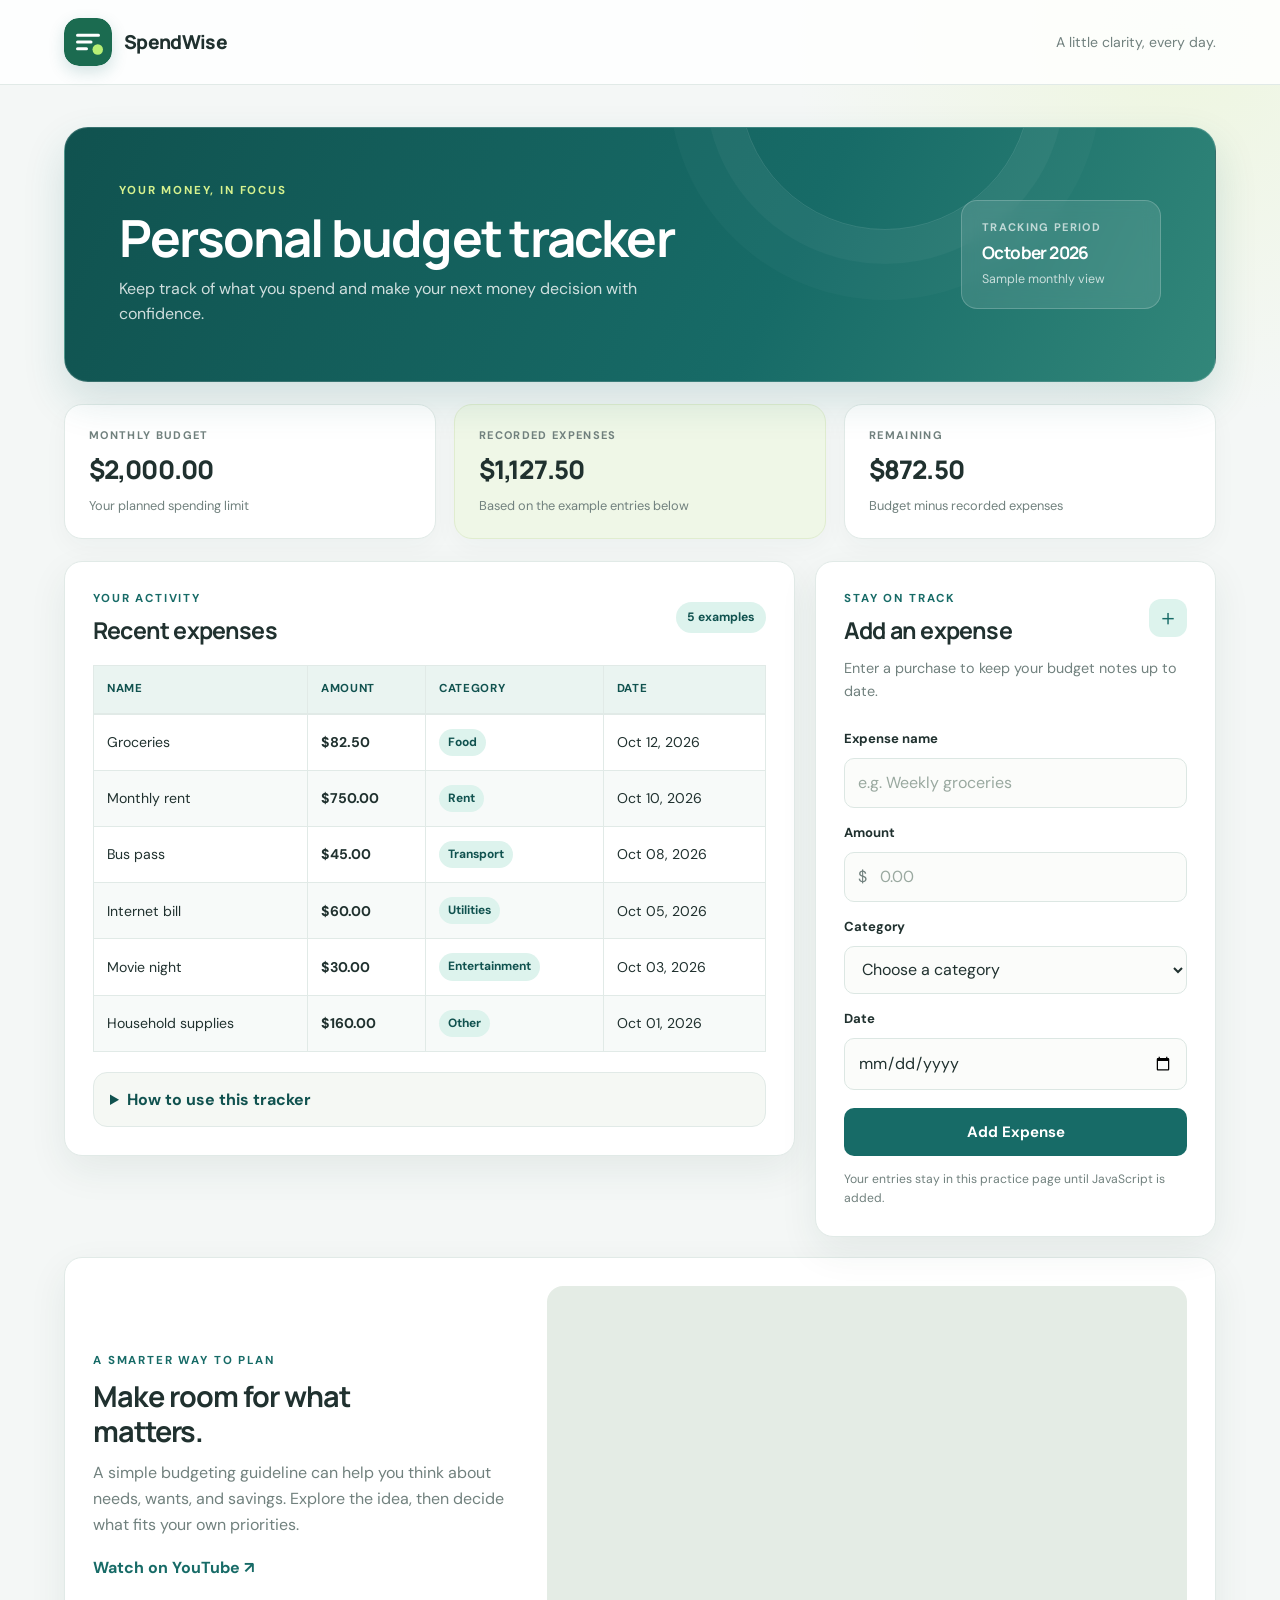
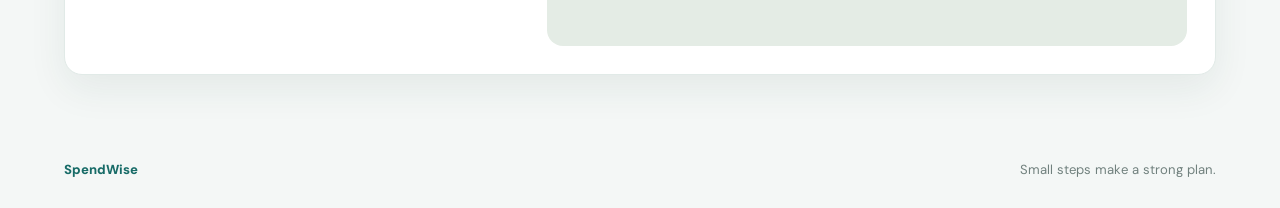
<file: index.html>
<!doctype html>
<html lang="en">
<head>
  <meta charset="utf-8">
  <meta name="viewport" content="width=device-width, initial-scale=1">
  <meta name="description" content="SpendWise helps you keep a clear record of everyday expenses.">
  <title>SpendWise — Personal Budget Tracker</title>
  <link rel="stylesheet" href="style.css">
</head>
<body>
  <header class="site-header">
    <a class="brand" href="#home" aria-label="SpendWise home">
      <img
        class="brand-icon"
        src="data:image/svg+xml,%3Csvg xmlns='http://www.w3.org/2000/svg' viewBox='0 0 64 64'%3E%3Crect width='64' height='64' rx='20' fill='%231b6b50'/%3E%3Cpath d='M18 23h28M18 32h18M18 41h12' stroke='white' stroke-width='4' stroke-linecap='round'/%3E%3Ccircle cx='45' cy='42' r='7' fill='%23b7ef75'/%3E%3C/svg%3E"
        alt="SpendWise ledger icon"
        width="48"
        height="48">
      <span>SpendWise</span>
    </a>
    <span class="header-note">A little clarity, every day.</span>
  </header>

  <main id="home" class="page-shell">
    <section class="welcome-card" aria-labelledby="page-title">
      <div>
        <p class="eyebrow">YOUR MONEY, IN FOCUS</p>
        <h1 id="page-title">Personal budget tracker</h1>
        <p class="intro">Keep track of what you spend and make your next money decision with confidence.</p>
      </div>
      <div class="month-card" aria-label="Current tracking period">
        <span class="month-label">TRACKING PERIOD</span>
        <strong>October 2026</strong>
        <span class="month-caption">Sample monthly view</span>
      </div>
    </section>

    <section class="summary-grid" aria-label="Budget overview">
      <article class="summary-card">
        <span class="summary-label">MONTHLY BUDGET</span>
        <strong>$2,000.00</strong>
        <span class="summary-foot">Your planned spending limit</span>
      </article>
      <article class="summary-card summary-card--accent">
        <span class="summary-label">RECORDED EXPENSES</span>
        <strong>$1,127.50</strong>
        <span class="summary-foot">Based on the example entries below</span>
      </article>
      <article class="summary-card">
        <span class="summary-label">REMAINING</span>
        <strong>$872.50</strong>
        <span class="summary-foot">Budget minus recorded expenses</span>
      </article>
    </section>

    <div class="content-grid">
      <section class="panel expenses-section" aria-labelledby="expenses-title">
        <div class="section-heading">
          <div>
            <p class="eyebrow">YOUR ACTIVITY</p>
            <h2 id="expenses-title">Recent expenses</h2>
          </div>
          <span class="entry-count">5 examples</span>
        </div>
        <div class="table-wrap">
          <table>
            <caption class="visually-hidden">Sample expenses for October 2026</caption>
            <thead>
              <tr>
                <th scope="col">Name</th>
                <th scope="col">Amount</th>
                <th scope="col">Category</th>
                <th scope="col">Date</th>
              </tr>
            </thead>
            <tbody>
              <tr><td>Groceries</td><td>$82.50</td><td><span class="category-pill">Food</span></td><td>Oct 12, 2026</td></tr>
              <tr><td>Monthly rent</td><td>$750.00</td><td><span class="category-pill">Rent</span></td><td>Oct 10, 2026</td></tr>
              <tr><td>Bus pass</td><td>$45.00</td><td><span class="category-pill">Transport</span></td><td>Oct 08, 2026</td></tr>
              <tr><td>Internet bill</td><td>$60.00</td><td><span class="category-pill">Utilities</span></td><td>Oct 05, 2026</td></tr>
              <tr><td>Movie night</td><td>$30.00</td><td><span class="category-pill">Entertainment</span></td><td>Oct 03, 2026</td></tr>
              <tr><td>Household supplies</td><td>$160.00</td><td><span class="category-pill">Other</span></td><td>Oct 01, 2026</td></tr>
            </tbody>
          </table>
        </div>
        <details class="help-details">
          <summary>How to use this tracker</summary>
          <p>Review the sample expense list, then use the form to prepare an expense entry. The Add Expense button is a visual placeholder for now; it will become functional in a later lesson.</p>
        </details>
      </section>

      <section class="panel add-expense-section" aria-labelledby="form-title">
        <div class="section-heading">
          <div>
            <p class="eyebrow">STAY ON TRACK</p>
            <h2 id="form-title">Add an expense</h2>
          </div>
          <span class="form-icon" aria-hidden="true">＋</span>
        </div>
        <p class="form-intro">Enter a purchase to keep your budget notes up to date.</p>
        <form>
          <label for="expense-name">Expense name</label>
          <input id="expense-name" name="expense-name" type="text" placeholder="e.g. Weekly groceries">

          <label for="expense-amount">Amount</label>
          <div class="amount-field">
            <span aria-hidden="true">$</span>
            <input id="expense-amount" name="expense-amount" type="number" min="0" step="0.01" placeholder="0.00">
          </div>

          <label for="expense-category">Category</label>
          <select id="expense-category" name="expense-category">
            <option value="">Choose a category</option>
            <option>Food</option>
            <option>Transport</option>
            <option>Rent</option>
            <option>Entertainment</option>
            <option>Utilities</option>
            <option>Other</option>
          </select>

          <label for="expense-date">Date</label>
          <input id="expense-date" name="expense-date" type="date">

          <button type="button">Add Expense</button>
        </form>
        <p class="form-note">Your entries stay in this practice page until JavaScript is added.</p>
      </section>
    </div>

    <section class="media-panel panel" aria-labelledby="learn-title">
      <div class="media-copy">
        <p class="eyebrow">A SMARTER WAY TO PLAN</p>
        <h2 id="learn-title">Make room for what matters.</h2>
        <p>A simple budgeting guideline can help you think about needs, wants, and savings. Explore the idea, then decide what fits your own priorities.</p>
        <a class="text-link" href="https://www.youtube.com/watch?v=LKxOamnP8J4" target="_blank" rel="noopener noreferrer">Watch on YouTube <span aria-hidden="true">↗</span></a>
      </div>
      <div class="video-frame">
        <iframe
          src="https://www.youtube-nocookie.com/embed/LKxOamnP8J4"
          title="Khan Academy: Budgeting and the 50:30:20 rule"
          width="560"
          height="315"
          frameborder="0"
          loading="lazy"
          referrerpolicy="strict-origin-when-cross-origin"
          allow="accelerometer; autoplay; clipboard-write; encrypted-media; gyroscope; picture-in-picture; web-share"
          allowfullscreen></iframe>
      </div>
    </section>
  </main>

  <footer class="site-footer">
    <span>SpendWise</span>
    <span>Small steps make a strong plan.</span>
  </footer>
</body>
</html>
</file>
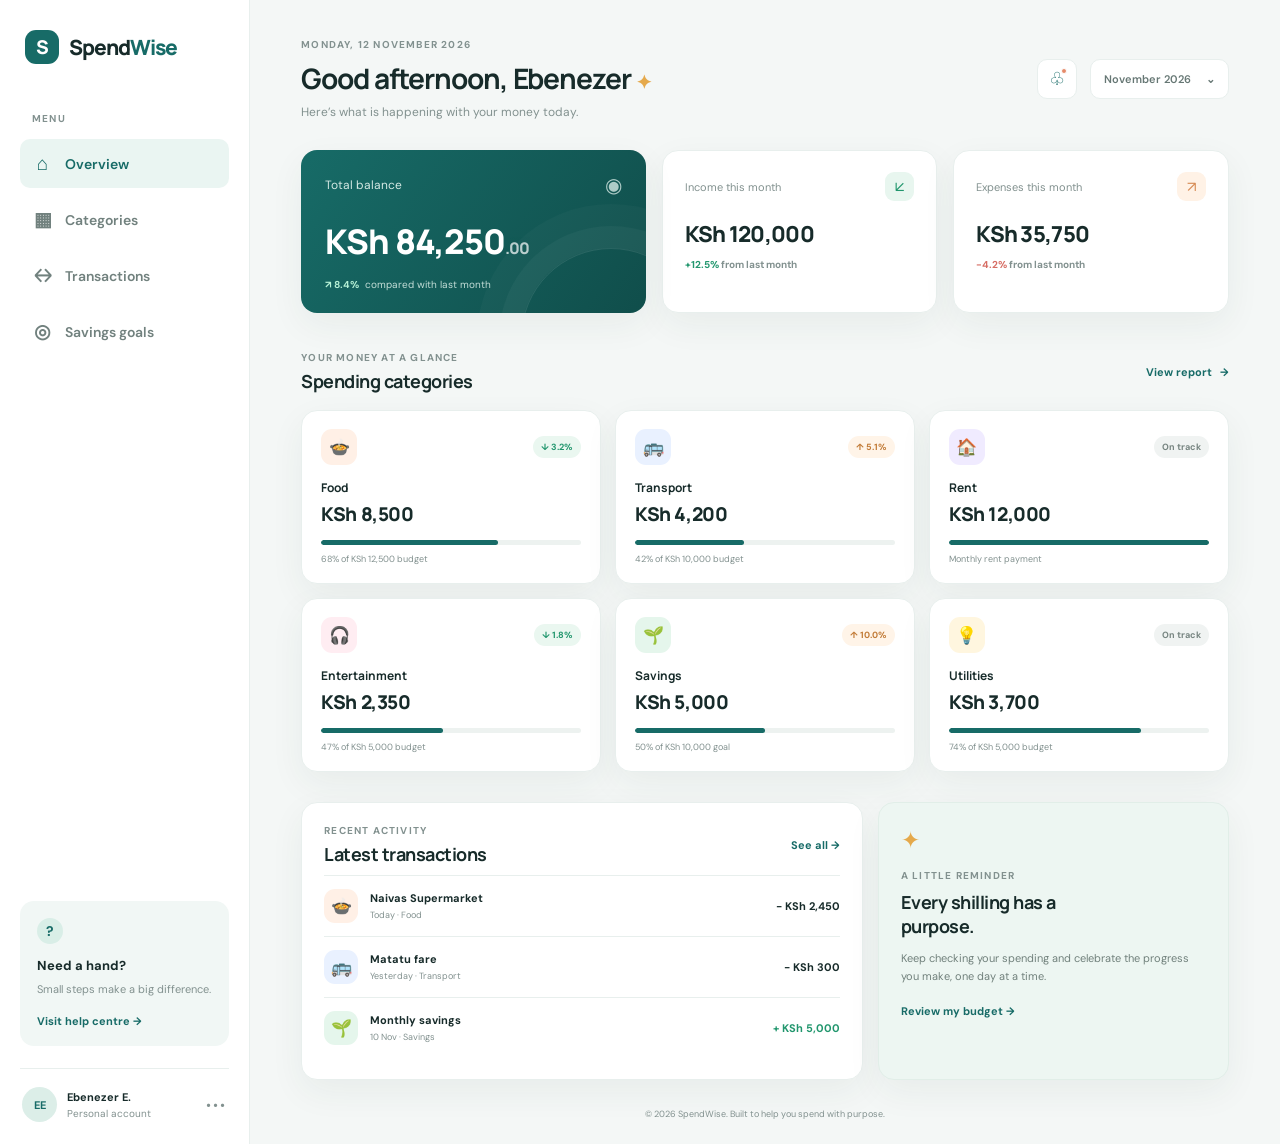
<file: week-4-dashboard/index.html>
<!DOCTYPE html>
<html lang="en">
<head>
  <meta charset="UTF-8">
  <meta name="viewport" content="width=device-width, initial-scale=1.0">
  <meta name="description" content="SpendWise personal finance dashboard layout.">
  <title>SpendWise | Dashboard</title>
  <link rel="preconnect" href="https://fonts.googleapis.com">
  <link rel="preconnect" href="https://fonts.gstatic.com" crossorigin>
  <link href="https://fonts.googleapis.com/css2?family=DM+Sans:wght@400;500;600;700&family=Manrope:wght@500;600;700;800&display=swap" rel="stylesheet">
  <link rel="stylesheet" href="style.css">
</head>
<body>
  <div class="dashboard">
    <aside class="sidebar">
      <a class="brand" href="#" aria-label="SpendWise home">
        <span class="brand-mark">S</span><span>Spend<span class="brand-light">Wise</span></span>
      </a>
      <p class="nav-label">MENU</p>
      <nav class="navigation" aria-label="Main navigation">
        <a class="nav-link active" href="#overview"><span class="nav-icon">⌂</span>Overview</a>
        <a class="nav-link" href="#categories"><span class="nav-icon">▦</span>Categories</a>
        <a class="nav-link" href="#transactions"><span class="nav-icon">↔</span>Transactions</a>
        <a class="nav-link" href="#savings"><span class="nav-icon">◎</span>Savings goals</a>
      </nav>
      <div class="sidebar-bottom">
        <div class="help-card">
          <span class="help-icon">?</span>
          <strong>Need a hand?</strong>
          <p>Small steps make a big difference.</p>
          <a href="mailto:help@spendwise.example">Visit help centre →</a>
        </div>
        <div class="profile">
          <div class="avatar">EE</div>
          <div><strong>Ebenezer E.</strong><span>Personal account</span></div>
          <span class="more">•••</span>
        </div>
      </div>
    </aside>

    <main class="main-content" id="overview">
      <header class="topbar">
        <div>
          <p class="eyebrow">MONDAY, 12 NOVEMBER 2026</p>
          <h1>Good afternoon, Ebenezer <span aria-hidden="true">✦</span></h1>
          <p class="muted">Here’s what is happening with your money today.</p>
        </div>
        <div class="top-actions">
          <button class="icon-button" type="button" aria-label="Notifications">♧<i></i></button>
          <div class="date-chip">November 2026 <span>⌄</span></div>
        </div>
      </header>

      <section class="overview-grid" aria-label="Account overview">
        <article class="balance-card">
          <div class="balance-top"><span>Total balance</span><span class="balance-symbol">◉</span></div>
          <p class="balance-amount">KSh 84,250<span>.00</span></p>
          <div class="balance-bottom"><span class="positive">↗ 8.4%</span><span> compared with last month</span></div>
          <div class="balance-decoration"></div>
        </article>
        <article class="mini-stat">
          <div class="stat-heading"><span>Income this month</span><span class="stat-icon income">↙</span></div>
          <strong>KSh 120,000</strong>
          <p class="positive">+12.5% <span class="muted">from last month</span></p>
        </article>
        <article class="mini-stat">
          <div class="stat-heading"><span>Expenses this month</span><span class="stat-icon expense">↗</span></div>
          <strong>KSh 35,750</strong>
          <p class="negative">-4.2% <span class="muted">from last month</span></p>
        </article>
      </section>

      <section class="section-block" id="categories">
        <div class="section-heading">
          <div><p class="eyebrow">YOUR MONEY AT A GLANCE</p><h2>Spending categories</h2></div>
          <a class="text-link" href="#transactions">View report <span>→</span></a>
        </div>
        <div class="category-grid">
          <article class="category-card" tabindex="0">
            <div class="category-top"><span class="category-icon food">🍲</span><span class="trend down">↓ 3.2%</span></div>
            <h3>Food</h3><p class="category-amount">KSh 8,500</p><div class="progress"><span style="width:68%"></span></div><p class="category-foot">68% of KSh 12,500 budget</p>
          </article>
          <article class="category-card" tabindex="0">
            <div class="category-top"><span class="category-icon transport">🚌</span><span class="trend up">↑ 5.1%</span></div>
            <h3>Transport</h3><p class="category-amount">KSh 4,200</p><div class="progress"><span style="width:42%"></span></div><p class="category-foot">42% of KSh 10,000 budget</p>
          </article>
          <article class="category-card" tabindex="0">
            <div class="category-top"><span class="category-icon rent">🏠</span><span class="trend steady">On track</span></div>
            <h3>Rent</h3><p class="category-amount">KSh 12,000</p><div class="progress"><span style="width:100%"></span></div><p class="category-foot">Monthly rent payment</p>
          </article>
          <article class="category-card" tabindex="0">
            <div class="category-top"><span class="category-icon fun">🎧</span><span class="trend down">↓ 1.8%</span></div>
            <h3>Entertainment</h3><p class="category-amount">KSh 2,350</p><div class="progress"><span style="width:47%"></span></div><p class="category-foot">47% of KSh 5,000 budget</p>
          </article>
          <article class="category-card" tabindex="0" id="savings">
            <div class="category-top"><span class="category-icon save">🌱</span><span class="trend up">↑ 10.0%</span></div>
            <h3>Savings</h3><p class="category-amount">KSh 5,000</p><div class="progress"><span style="width:50%"></span></div><p class="category-foot">50% of KSh 10,000 goal</p>
          </article>
          <article class="category-card" tabindex="0">
            <div class="category-top"><span class="category-icon bills">💡</span><span class="trend steady">On track</span></div>
            <h3>Utilities</h3><p class="category-amount">KSh 3,700</p><div class="progress"><span style="width:74%"></span></div><p class="category-foot">74% of KSh 5,000 budget</p>
          </article>
        </div>
      </section>

      <section class="bottom-grid" id="transactions">
        <div class="panel transactions-panel">
          <div class="section-heading compact"><div><p class="eyebrow">RECENT ACTIVITY</p><h2>Latest transactions</h2></div><a class="text-link" href="#transactions">See all →</a></div>
          <div class="transaction-row"><span class="transaction-icon food">🍲</span><div class="transaction-name"><strong>Naivas Supermarket</strong><span>Today · Food</span></div><strong class="amount">- KSh 2,450</strong></div>
          <div class="transaction-row"><span class="transaction-icon transport">🚌</span><div class="transaction-name"><strong>Matatu fare</strong><span>Yesterday · Transport</span></div><strong class="amount">- KSh 300</strong></div>
          <div class="transaction-row"><span class="transaction-icon save">🌱</span><div class="transaction-name"><strong>Monthly savings</strong><span>10 Nov · Savings</span></div><strong class="amount credit">+ KSh 5,000</strong></div>
        </div>
        <aside class="tip-card"><span class="tip-spark">✦</span><p class="eyebrow">A LITTLE REMINDER</p><h2>Every shilling has a purpose.</h2><p>Keep checking your spending and celebrate the progress you make, one day at a time.</p><a href="#categories">Review my budget →</a></aside>
      </section>
      <footer>© 2026 SpendWise. Built to help you spend with purpose.</footer>
    </main>
  </div>
</body>
</html>
</file>
<file: style.css>
@import url('https://fonts.googleapis.com/css2?family=DM+Sans:wght@400;500;600;700&family=Manrope:wght@500;600;700;800&display=swap');

:root {
  color-scheme: light;
  --ink: #20312f;
  --muted: #71817e;
  --teal: #176b67;
  --teal-dark: #10524f;
  --mint: #ddf3ed;
  --lime: #d7f28e;
  --line: #e1eae7;
  --paper: #f4f7f6;
  --white: #ffffff;
  --shadow: 0 14px 38px rgba(25, 63, 57, .075);
}

* { box-sizing: border-box; }

body {
  margin: 0;
  color: var(--ink);
  background:
    radial-gradient(circle at 92% 2%, rgba(215, 242, 142, .22), transparent 24rem),
    var(--paper);
  font-family: 'DM Sans', sans-serif;
  line-height: 1.6;
}

h1, h2, .brand, .summary-card strong, .month-card strong {
  font-family: 'Manrope', sans-serif;
  letter-spacing: -.035em;
}

h1, h2, p { margin-top: 0; }

.site-header {
  display: flex;
  align-items: center;
  justify-content: space-between;
  padding: 18px max(5vw, calc((100vw - 1180px) / 2));
  background: rgba(255, 255, 255, .86);
  border-bottom: 1px solid var(--line);
}

.brand {
  display: inline-flex;
  align-items: center;
  gap: 12px;
  color: var(--ink);
  font-size: 1.2rem;
  font-weight: 800;
  text-decoration: none;
}

.brand-icon {
  border-radius: 15px;
  box-shadow: 0 6px 16px rgba(23, 107, 103, .18);
}

.header-note, .month-caption, .summary-foot, .form-note {
  color: var(--muted);
  font-size: .88rem;
}

.page-shell {
  width: min(1180px, 90vw);
  margin: 42px auto 64px;
}

.welcome-card {
  position: relative;
  display: flex;
  align-items: center;
  justify-content: space-between;
  gap: 28px;
  overflow: hidden;
  padding: clamp(28px, 5vw, 54px);
  color: var(--white);
  background: linear-gradient(115deg, #10524f 0%, #176b67 62%, #32877a 100%);
  border: 1px solid rgba(255, 255, 255, .16);
  border-radius: 24px;
  box-shadow: 0 18px 42px rgba(23, 107, 103, .16);
}

.welcome-card::after {
  position: absolute;
  top: -190px;
  right: 16%;
  width: 290px;
  height: 290px;
  border: 1px solid rgba(255,255,255,.12);
  border-radius: 50%;
  box-shadow: 0 0 0 34px rgba(255,255,255,.035), 0 0 0 70px rgba(255,255,255,.025);
  content: '';
}

.eyebrow {
  margin: 0 0 9px;
  font-size: .72rem;
  font-weight: 700;
  letter-spacing: .16em;
}

.welcome-card .eyebrow { color: var(--lime); }

h1 {
  margin-bottom: 10px;
  font-size: clamp(2rem, 4vw, 3.25rem);
  line-height: 1.1;
}

.intro {
  max-width: 560px;
  margin-bottom: 0;
  color: rgba(255,255,255,.8);
}

.month-card {
  position: relative;
  z-index: 1;
  display: grid;
  flex: 0 0 auto;
  gap: 3px;
  min-width: 200px;
  padding: 18px 20px;
  background: rgba(255,255,255,.11);
  border: 1px solid rgba(255,255,255,.2);
  border-radius: 16px;
  backdrop-filter: blur(8px);
}

.month-label, .summary-label {
  color: var(--muted);
  font-size: .69rem;
  font-weight: 700;
  letter-spacing: .12em;
}

.month-label { color: rgba(255,255,255,.68); }
.month-card strong { font-size: 1.08rem; }
.month-caption { color: rgba(255,255,255,.72); font-size: .78rem; }

.summary-grid {
  display: grid;
  grid-template-columns: repeat(3, 1fr);
  gap: 18px;
  margin: 22px 0;
}

.summary-card {
  display: grid;
  gap: 5px;
  padding: 22px 24px;
  background: var(--white);
  border: 1px solid var(--line);
  border-radius: 18px;
  box-shadow: 0 8px 24px rgba(32, 61, 49, .035);
}

.summary-card strong {
  font-size: 1.6rem;
  font-weight: 800;
}

.summary-card--accent {
  background: #eff7e7;
  border-color: #e0edcf;
}

.summary-foot { font-size: .8rem; }

.content-grid {
  display: grid;
  grid-template-columns: minmax(0, 1.55fr) minmax(280px, .85fr);
  gap: 20px;
  align-items: start;
}

.panel {
  background: var(--white);
  border: 1px solid var(--line);
  border-radius: 18px;
  box-shadow: var(--shadow);
}

.expenses-section, .add-expense-section { padding: 28px; }

.section-heading {
  display: flex;
  align-items: center;
  justify-content: space-between;
  gap: 16px;
  margin-bottom: 20px;
}

.section-heading .eyebrow, .media-panel .eyebrow { color: var(--teal); }

h2 {
  margin-bottom: 0;
  font-size: 1.45rem;
  line-height: 1.2;
}

.entry-count {
  padding: 6px 11px;
  color: var(--teal-dark);
  background: var(--mint);
  border-radius: 999px;
  font-size: .76rem;
  font-weight: 700;
}

.table-wrap { width: 100%; overflow-x: auto; }

table {
  width: 100%;
  border-collapse: collapse;
  text-align: left;
  font-size: .88rem;
}

th, td {
  padding: 14px 13px;
  border: 1px solid var(--line);
  white-space: nowrap;
}

thead th {
  color: var(--teal-dark);
  background: #eaf4f1;
  font-size: .72rem;
  font-weight: 700;
  letter-spacing: .06em;
  text-transform: uppercase;
}

td:nth-child(2) {
  font-weight: 700;
  font-variant-numeric: tabular-nums;
}

tbody tr:nth-child(even) { background: #f7faf9; }
tbody tr:hover { background: #eff8f4; }

.category-pill {
  display: inline-block;
  padding: 4px 9px;
  color: var(--teal-dark);
  background: var(--mint);
  border-radius: 999px;
  font-size: .75rem;
  font-weight: 700;
}

.visually-hidden {
  position: absolute;
  width: 1px;
  height: 1px;
  padding: 0;
  margin: -1px;
  overflow: hidden;
  clip: rect(0, 0, 0, 0);
  white-space: nowrap;
  border: 0;
}

.help-details {
  margin-top: 20px;
  padding: 14px 16px;
  color: #50645b;
  background: #f5f8f4;
  border: 1px solid var(--line);
  border-radius: 14px;
}

.help-details summary {
  color: var(--teal-dark);
  cursor: pointer;
  font-weight: 700;
}

.help-details p { margin: 10px 0 0; font-size: .88rem; }

.form-icon {
  display: grid;
  place-items: center;
  width: 38px;
  height: 38px;
  color: var(--teal);
  background: var(--mint);
  border-radius: 12px;
  font-size: 1.4rem;
}

.form-intro {
  margin: -8px 0 20px;
  color: var(--muted);
  font-size: .9rem;
}

.add-expense-section > form { display: grid; gap: 9px; }

label {
  margin-top: 5px;
  font-size: .82rem;
  font-weight: 700;
}

input, select {
  width: 100%;
  min-height: 48px;
  padding: 11px 13px;
  color: var(--ink);
  background: #fbfcfa;
  border: 1px solid #dce7e3;
  border-radius: 10px;
  font: inherit;
  transition: border-color .16s ease, box-shadow .16s ease;
}

input::placeholder { color: #9aa9a0; }

input:focus, select:focus {
  background: var(--white);
  border-color: var(--teal);
  box-shadow: 0 0 0 3px rgba(23, 107, 103, .12);
  outline: none;
}

.amount-field {
  display: flex;
  align-items: center;
  padding-left: 13px;
  color: var(--muted);
  background: #fbfcfa;
  border: 1px solid #dce7e3;
  border-radius: 10px;
}

.amount-field input { border: 0; background: transparent; }
.amount-field:focus-within {
  border-color: var(--teal);
  box-shadow: 0 0 0 3px rgba(23, 107, 103, .12);
}

button {
  min-height: 48px;
  margin-top: 9px;
  color: var(--white);
  background: var(--teal);
  border: 0;
  border-radius: 10px;
  font: 700 .94rem 'DM Sans', sans-serif;
  cursor: pointer;
  transition: transform .16s ease, background-color .16s ease, box-shadow .16s ease;
}

button:hover {
  background: var(--teal-dark);
  box-shadow: 0 7px 16px rgba(16, 82, 79, .16);
  transform: translateY(-1px);
}

button:focus-visible, a:focus-visible, summary:focus-visible {
  outline: 3px solid #a9db68;
  outline-offset: 3px;
}

.form-note { margin: 14px 0 0; font-size: .76rem; }

.media-panel {
  display: grid;
  grid-template-columns: .8fr 1.2fr;
  gap: 28px;
  align-items: center;
  margin-top: 20px;
  padding: 28px;
}

.media-copy p:not(.eyebrow) { margin: 12px 0 18px; color: var(--muted); }
.media-copy h2 { max-width: 340px; font-size: 1.8rem; }
.text-link { color: var(--teal); font-weight: 700; text-decoration: none; }
.text-link:hover { text-decoration: underline; }

.video-frame {
  overflow: hidden;
  aspect-ratio: 16 / 9;
  background: #e4ece5;
  border-radius: 16px;
}

.video-frame iframe { display: block; width: 100%; height: 100%; border: 0; }

.site-footer {
  display: flex;
  justify-content: space-between;
  gap: 16px;
  padding: 20px 5vw 28px;
  color: var(--muted);
  font-size: .82rem;
}

.site-footer span:first-child { color: var(--teal); font-weight: 800; }

@media (max-width: 820px) {
  .content-grid, .media-panel { grid-template-columns: 1fr; }
}

@media (max-width: 620px) {
  .site-header { padding: 14px 5vw; }
  .header-note { display: none; }
  .page-shell { margin-top: 22px; }
  .welcome-card { align-items: flex-start; flex-direction: column; }
  .month-card { width: 100%; }
  .summary-grid { grid-template-columns: 1fr; gap: 10px; }
  .summary-card { padding: 17px 19px; }
  .expenses-section, .add-expense-section, .media-panel { padding: 20px; }
  .site-footer { flex-direction: column; gap: 4px; }
}
</file>
<file: week-4-dashboard/style.css>
:root {
  --brand: #176b67;
  --brand-dark: #10524f;
  --accent: #e5a94b;
  --surface: #ffffff;
  --background: #f4f7f6;
  --text: #172b2a;
  --muted: #82918f;
  --border: #e8efed;
  --positive: #21966d;
  --negative: #d66c63;
  --shadow: 0 12px 35px rgba(26, 64, 59, 0.06);
  --sidebar-width: 250px;
}

* { box-sizing: border-box; }
html { scroll-behavior: smooth; }
body {
  margin: 0;
  background: var(--background);
  color: var(--text);
  font-family: "DM Sans", sans-serif;
  font-size: 14px;
}
a { color: inherit; text-decoration: none; }
button { font: inherit; }
.dashboard {
  min-height: 100vh;
  display: grid;
  grid-template-columns: var(--sidebar-width) minmax(0, 1fr);
}
.sidebar {
  background: var(--surface);
  border-right: 1px solid var(--border);
  padding: 30px 20px 22px;
  display: flex;
  flex-direction: column;
  min-height: 100vh;
}
.brand { display: flex; align-items: center; gap: 10px; font: 800 21px Manrope, sans-serif; letter-spacing: -1px; margin: 0 0 48px 5px; }
.brand-mark { display: grid; place-items: center; width: 34px; height: 34px; border-radius: 11px; background: var(--brand); color: white; font-size: 19px; }
.brand-light { color: var(--brand); }
.nav-label, .eyebrow { color: var(--muted); font-size: 10px; font-weight: 700; letter-spacing: 1.2px; }
.nav-label { margin: 0 0 14px 12px; }
.navigation { display: flex; flex-direction: column; gap: 7px; }
.nav-link { display: flex; align-items: center; gap: 13px; padding: 12px 13px; border-radius: 10px; color: #71817e; font-weight: 600; transition: background-color 180ms ease, color 180ms ease; }
.nav-link:hover, .nav-link:focus-visible, .nav-link.active { background: #eaf5f2; color: var(--brand); outline: none; }
.nav-icon { width: 19px; font-size: 19px; text-align: center; }
.sidebar-bottom { margin-top: auto; }
.help-card { padding: 17px; border-radius: 14px; background: #f1f7f5; margin-bottom: 22px; }
.help-icon { display: grid; place-items: center; width: 26px; height: 26px; border-radius: 50%; background: #d9eee7; color: var(--brand); font-weight: 700; margin-bottom: 12px; }
.help-card strong { font-size: 13px; }
.help-card p { color: var(--muted); font-size: 11px; line-height: 1.6; margin: 7px 0 12px; }
.help-card a, .tip-card a { color: var(--brand); font-size: 11px; font-weight: 700; }
.profile { display: flex; align-items: center; gap: 10px; border-top: 1px solid var(--border); padding: 18px 2px 0; }
.avatar { display: grid; place-items: center; width: 35px; height: 35px; border-radius: 50%; background: #dceee8; color: var(--brand); font-weight: 700; font-size: 11px; }
.profile strong, .profile span { display: block; }
.profile strong { font-size: 11px; }
.profile div:nth-child(2) span { color: var(--muted); font-size: 10px; margin-top: 3px; }
.more { margin-left: auto; color: var(--muted); letter-spacing: 2px; }
.main-content { max-width: 1600px; width: 100%; padding: 38px clamp(24px, 4vw, 58px) 24px; margin: 0 auto; }
.topbar, .top-actions, .section-heading, .balance-top, .balance-bottom, .stat-heading, .category-top { display: flex; align-items: center; justify-content: space-between; }
.topbar { margin-bottom: 30px; gap: 20px; }
.eyebrow { margin: 0 0 8px; }
h1, h2, h3, p { margin-top: 0; }
h1, h2, h3 { font-family: Manrope, sans-serif; }
h1 { font-size: clamp(21px, 2.2vw, 29px); letter-spacing: -1.1px; margin-bottom: 7px; }
h1 span { color: var(--accent); font-size: 19px; }
h2 { font-size: 18px; letter-spacing: -.5px; margin: 0; }
.muted { color: var(--muted); }
.topbar .muted { margin: 0; font-size: 12px; }
.top-actions { gap: 13px; }
.icon-button, .date-chip { background: var(--surface); border: 1px solid var(--border); border-radius: 10px; height: 40px; }
.icon-button { width: 40px; position: relative; color: var(--brand); font-size: 18px; }
.icon-button i { position: absolute; top: 8px; right: 9px; width: 6px; height: 6px; background: #e58a69; border: 1px solid white; border-radius: 50%; }
.date-chip { display: flex; align-items: center; gap: 15px; padding: 0 13px; color: #667774; font-size: 11px; font-weight: 600; }
.overview-grid { display: grid; grid-template-columns: 1.25fr 1fr 1fr; gap: 16px; }
.balance-card, .mini-stat, .category-card, .panel, .tip-card { background: var(--surface); border: 1px solid var(--border); border-radius: 16px; box-shadow: var(--shadow); }
.balance-card { position: relative; overflow: hidden; padding: 22px 24px; color: white; background: linear-gradient(125deg, #176b67, #104e4b); border: 0; }
.balance-top { color: #d5e9e4; font-size: 12px; }
.balance-symbol { font-size: 20px; opacity: .8; }
.balance-amount { position: relative; z-index: 1; font: 800 clamp(24px, 2.7vw, 34px) Manrope, sans-serif; letter-spacing: -1px; margin: 20px 0 14px; }
.balance-amount span { font-size: 16px; opacity: .7; }
.balance-bottom { justify-content: flex-start; gap: 6px; color: #c4ded8; font-size: 10px; }
.balance-bottom .positive { color: #b6f1d6; }
.balance-decoration { position: absolute; width: 180px; height: 180px; border: 1px solid rgba(255,255,255,.1); border-radius: 50%; right: -55px; bottom: -115px; box-shadow: 0 0 0 22px rgba(255,255,255,.035), 0 0 0 44px rgba(255,255,255,.025); }
.mini-stat { padding: 21px 22px; }
.stat-heading { color: var(--muted); font-size: 11px; gap: 8px; }
.stat-icon { display: grid; place-items: center; width: 29px; height: 29px; border-radius: 9px; font-size: 15px; }
.income { color: var(--positive); background: #e8f6ef; }
.expense { color: #d78b54; background: #fff2e6; }
.mini-stat > strong { display: block; font: 800 22px Manrope, sans-serif; letter-spacing: -.7px; margin: 18px 0 9px; }
.mini-stat > p { font-size: 10px; margin: 0; }
.positive { color: var(--positive); font-weight: 700; }
.negative { color: var(--negative); font-weight: 700; }
.section-block { margin-top: 38px; }
.section-heading { margin-bottom: 17px; }
.section-heading .eyebrow { margin-bottom: 5px; }
.text-link { color: var(--brand); font-size: 11px; font-weight: 700; }
.text-link span { margin-left: 5px; }
.category-grid { display: grid; grid-template-columns: repeat(3, minmax(0, 1fr)); gap: 14px; }
.category-card { padding: 18px 19px; cursor: default; transition: transform 200ms ease, box-shadow 200ms ease; }
.category-card:hover, .category-card:focus-visible { transform: translateY(-4px); box-shadow: 0 15px 32px rgba(26,64,59,.12); outline: 2px solid rgba(23,107,103,.35); outline-offset: 2px; }
.category-icon, .transaction-icon { display: grid; place-items: center; width: 36px; height: 36px; border-radius: 11px; font-size: 17px; }
.food { background: #fff0e6; }.transport { background: #e9f1ff; }.rent { background: #f0ebff; }.fun { background: #ffedf2; }.save { background: #e5f6ec; }.bills { background: #fff6df; }
.trend { font-size: 9px; font-weight: 700; padding: 5px 8px; border-radius: 20px; }
.trend.down { color: var(--positive); background: #eaf7f0; }.trend.up { color: #c27b37; background: #fff4e8; }.trend.steady { color: #778581; background: #f0f3f2; }
.category-card h3 { font-size: 12px; margin: 14px 0 5px; }
.category-amount { font: 800 19px Manrope, sans-serif; margin-bottom: 13px; letter-spacing: -.4px; }
.progress { height: 5px; border-radius: 10px; background: #edf2f0; overflow: hidden; }
.progress span { display: block; height: 100%; background: var(--brand); border-radius: inherit; }
.category-foot { color: var(--muted); font-size: 9px; margin: 8px 0 0; }
.bottom-grid { display: grid; grid-template-columns: 1.6fr 1fr; gap: 15px; margin-top: 30px; }
.panel { padding: 21px 22px; }
.compact { margin-bottom: 9px; }
.transaction-row { display: flex; align-items: center; gap: 12px; padding: 13px 0; border-top: 1px solid var(--border); }
.transaction-icon { width: 34px; height: 34px; flex: 0 0 auto; }
.transaction-name { display: flex; flex-direction: column; gap: 4px; }
.transaction-name strong { font-size: 11px; }
.transaction-name span { color: var(--muted); font-size: 9px; }
.amount { margin-left: auto; font-size: 11px; white-space: nowrap; }
.amount.credit { color: var(--positive); }
.tip-card { padding: 22px; background: #edf6f2; border-color: #e1eee8; }
.tip-spark { color: var(--accent); font-size: 23px; display: block; margin-bottom: 14px; }
.tip-card h2 { max-width: 210px; line-height: 1.35; margin: 0 0 10px; }
.tip-card > p:not(.eyebrow) { color: #71817c; font-size: 11px; line-height: 1.7; margin-bottom: 15px; }
footer { color: var(--muted); font-size: 9px; text-align: center; margin-top: 28px; }

@media (max-width: 1000px) {
  :root { --sidebar-width: 210px; }
  .main-content { padding: 30px 24px 22px; }
  .overview-grid { grid-template-columns: 1fr 1fr; }
  .balance-card { grid-column: 1 / -1; }
  .category-grid { grid-template-columns: repeat(2, minmax(0, 1fr)); }
}
@media (max-width: 767px) {
  .dashboard { grid-template-columns: 1fr; }
  .sidebar { min-height: auto; padding: 17px 18px; border-right: 0; border-bottom: 1px solid var(--border); }
  .brand { margin: 0 0 15px; }
  .nav-label, .sidebar-bottom { display: none; }
  .navigation { flex-direction: row; overflow-x: auto; gap: 5px; }
  .nav-link { flex: 0 0 auto; padding: 9px 11px; font-size: 11px; }
  .nav-icon { font-size: 15px; width: auto; }
  .main-content { padding: 25px 17px 20px; }
  .topbar { align-items: flex-start; flex-direction: column; margin-bottom: 22px; }
  .top-actions { align-self: flex-end; margin-top: -5px; }
  .overview-grid, .category-grid, .bottom-grid { grid-template-columns: 1fr; }
  .balance-card { grid-column: auto; }
  .mini-stat { padding: 18px 20px; }
  .section-block { margin-top: 29px; }
  .bottom-grid { margin-top: 24px; }
}
@media (prefers-color-scheme: dark) {
  :root {
    --surface: #182725;
    --background: #101b19;
    --text: #edf5f2;
    --muted: #9aaca7;
    --border: #2b3c38;
    --shadow: 0 12px 35px rgba(0,0,0,.16);
  }
  .brand-light { color: #8bc9b7; }
  .nav-link:hover, .nav-link:focus-visible, .nav-link.active { background: #213b35; color: #a7e0ce; }
  .help-card, .tip-card { background: #20352f; border-color: #2b463e; }
  .help-icon { background: #2d5146; color: #b6e6d5; }
  .progress { background: #30413c; }
  .trend.down { background: #203e32; }.trend.up { background: #443626; }.trend.steady { background: #293733; }
  .date-chip, .icon-button { color: #c5d8d1; }
  .tip-card > p:not(.eyebrow) { color: #a5b8b0; }
}
</file>
